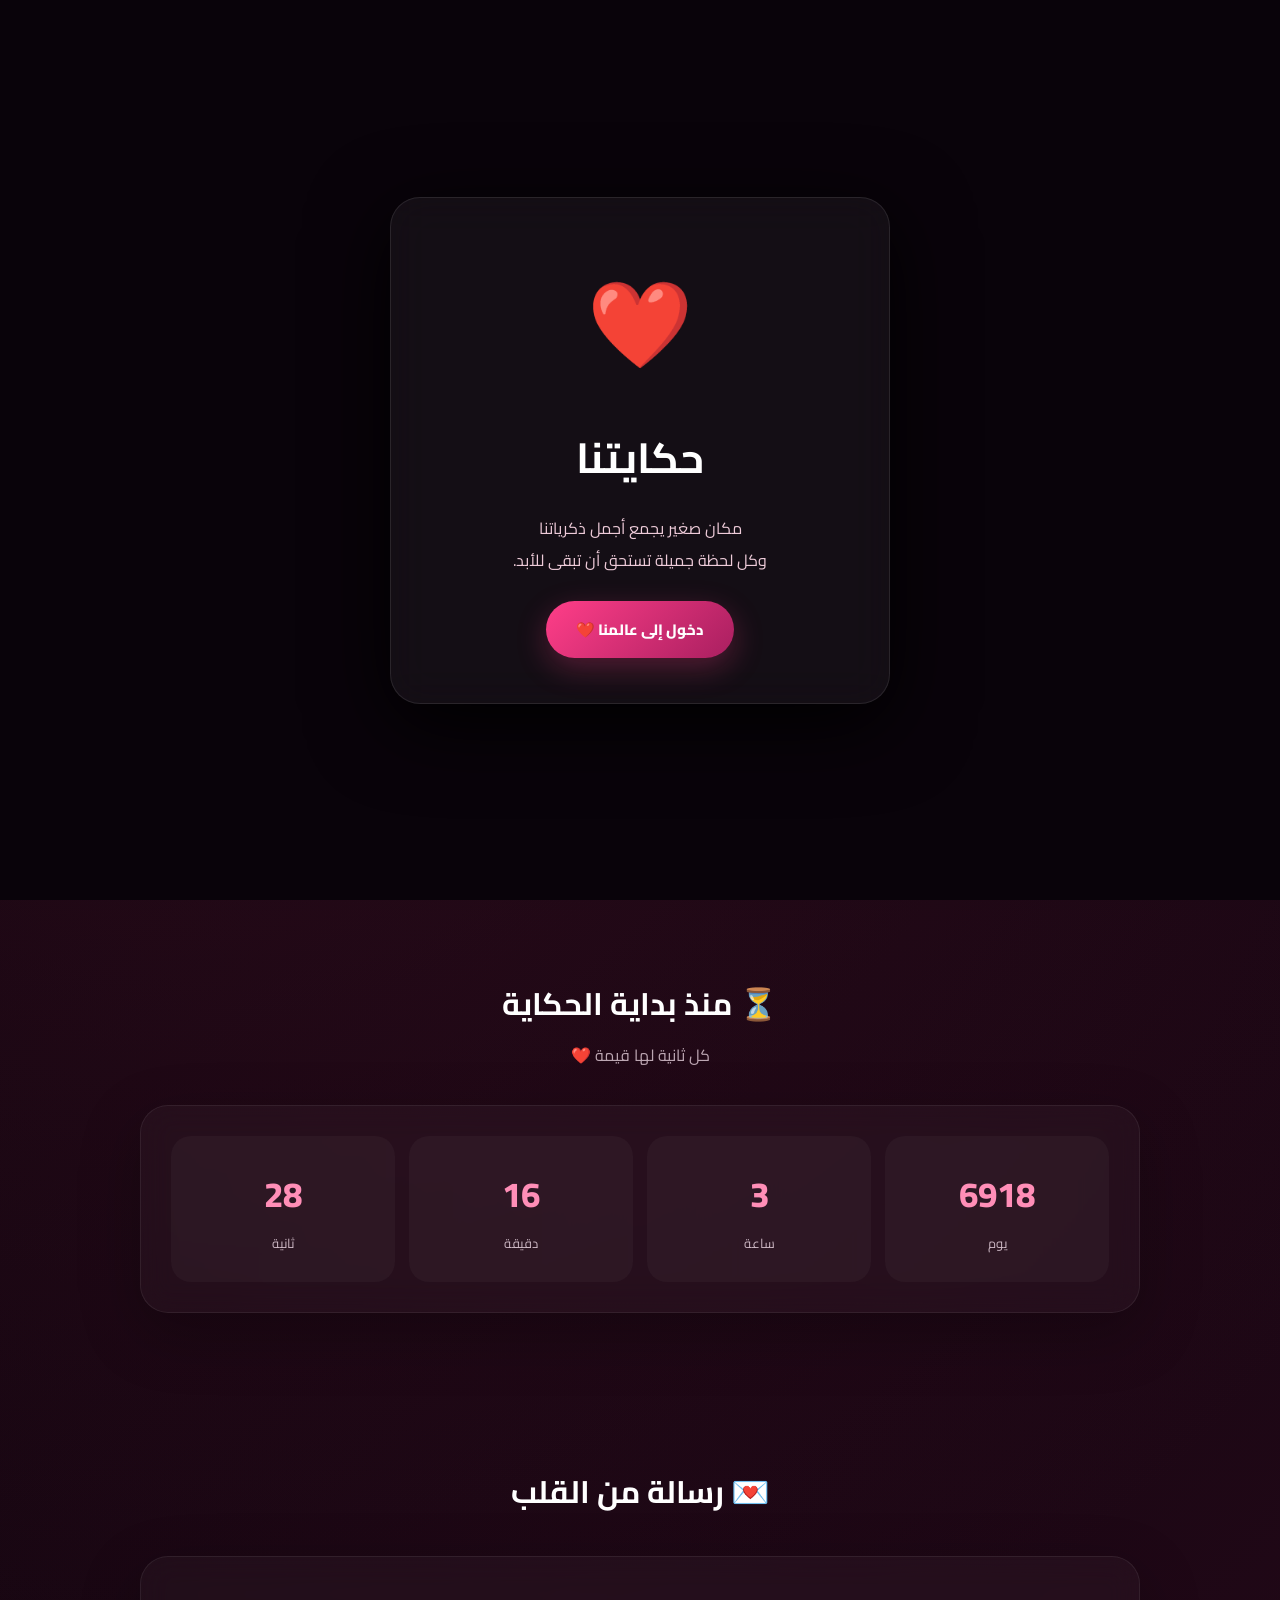
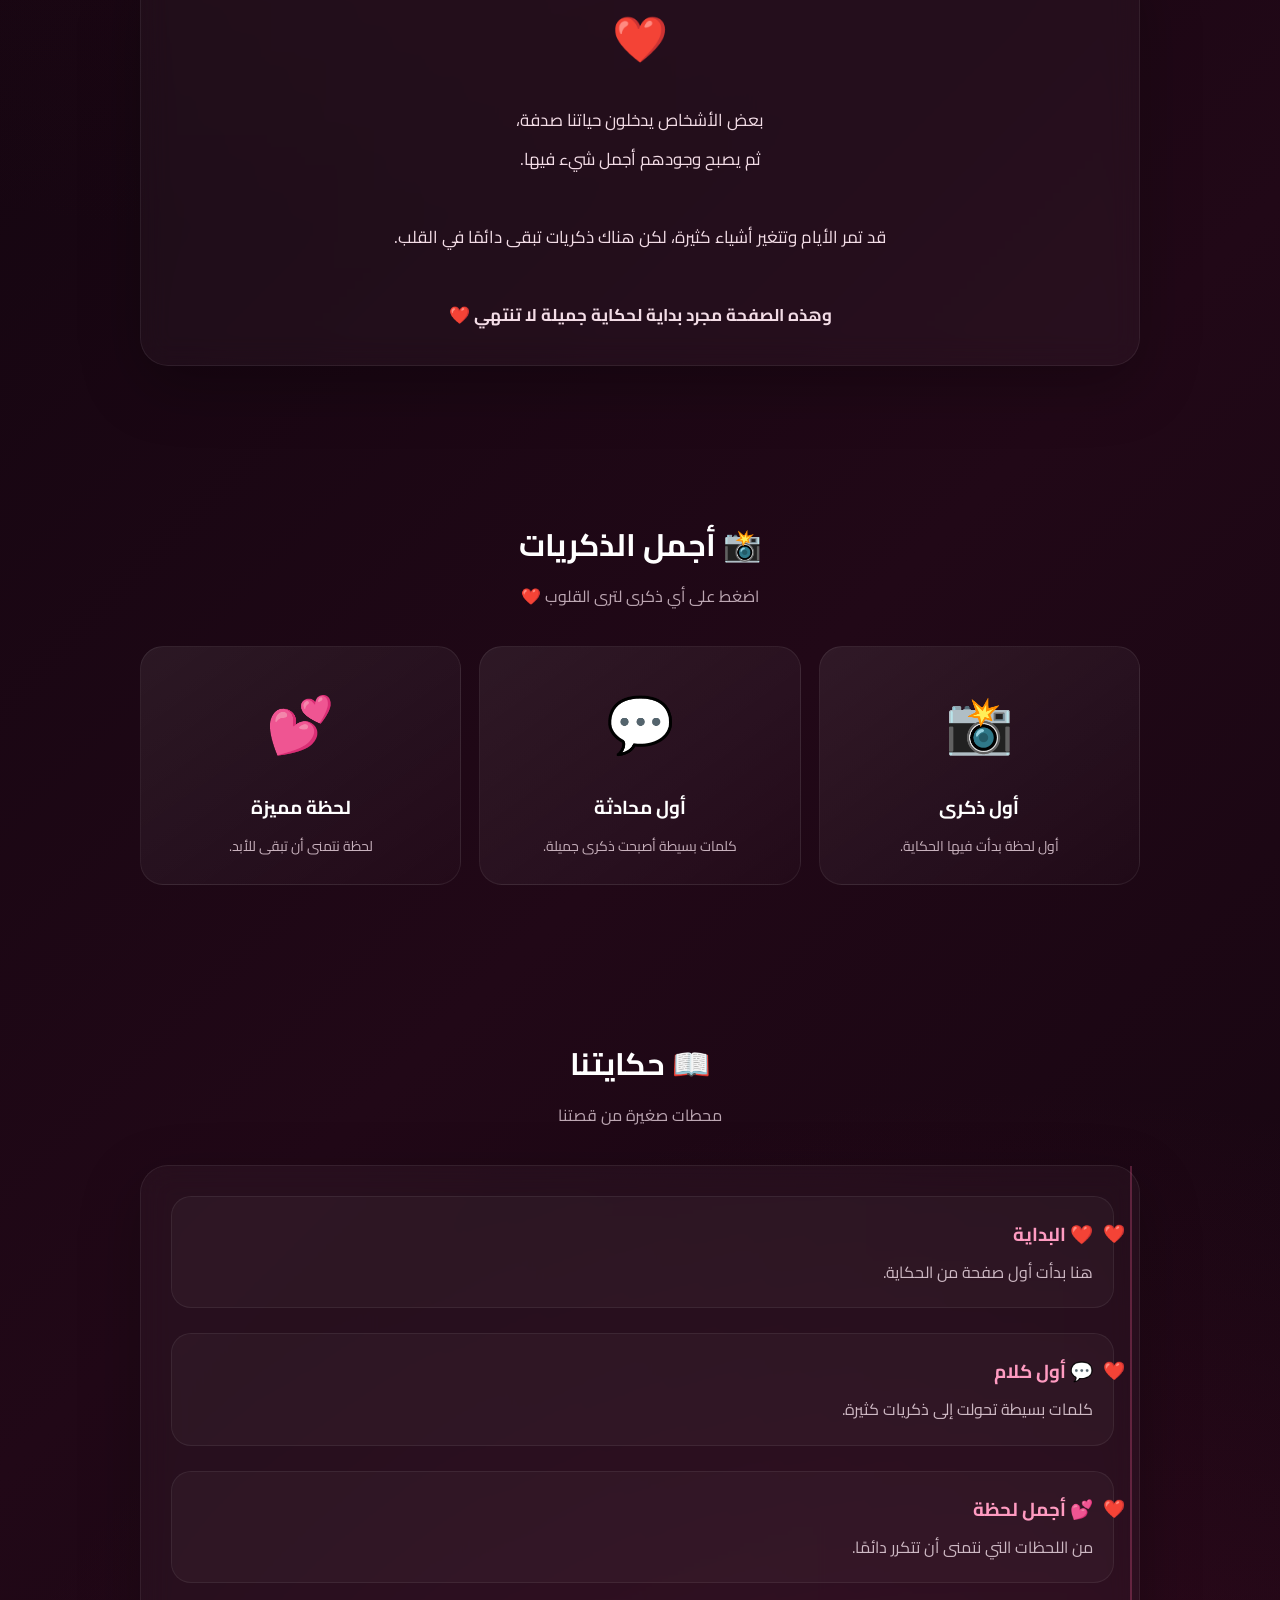
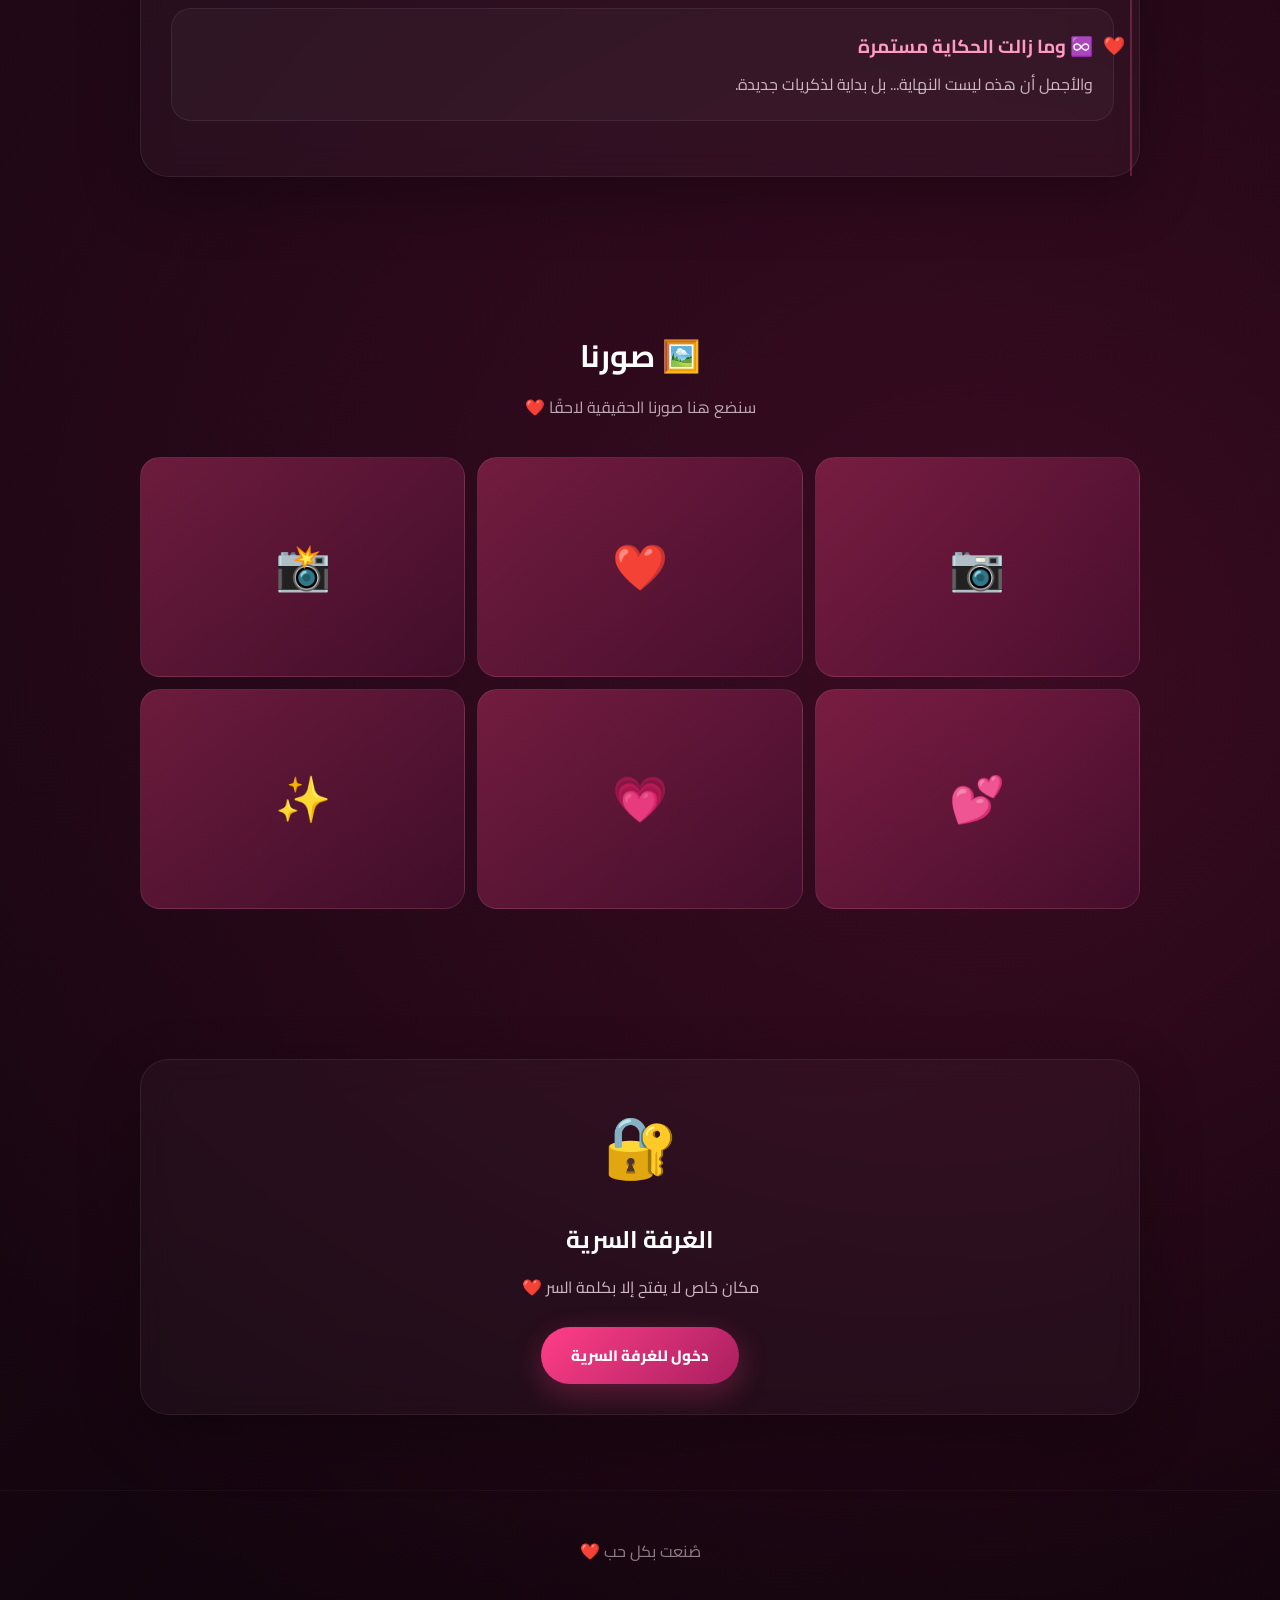
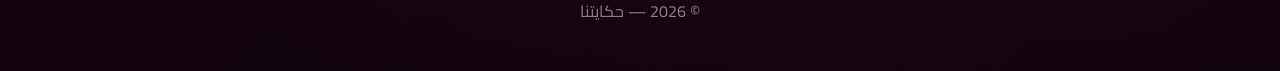
<file: index.html>
<!DOCTYPE html>
<html lang="ar" dir="rtl">
<head>
<meta charset="UTF-8">
<meta name="viewport" content="width=device-width, initial-scale=1.0">
<title>حكايتنا ❤️</title>

<style>
@import url('https://fonts.googleapis.com/css2?family=Cairo:wght@400;600;700;800&display=swap');

*{box-sizing:border-box;margin:0;padding:0}

html{scroll-behavior:smooth}

body{
font-family:Cairo,Arial,sans-serif;
background:
radial-gradient(circle at 20% 10%,#58152f55,transparent 30%),
radial-gradient(circle at 80% 80%,#8b174855,transparent 30%),
linear-gradient(135deg,#08030a,#210817,#090309);
color:#fff;
overflow-x:hidden;
}

/* شاشة البداية */

#intro{
position:fixed;
inset:0;
z-index:99999;
display:flex;
align-items:center;
justify-content:center;
text-align:center;
padding:20px;
background:#09030a;
transition:1s;
}

#intro.hide{
opacity:0;
visibility:hidden;
}

.intro-box{
width:100%;
max-width:500px;
padding:45px 25px;
border-radius:30px;
background:#ffffff0c;
border:1px solid #ffffff18;
backdrop-filter:blur(20px);
box-shadow:0 20px 80px #000;
}

.big-heart{
font-size:85px;
animation:pulse 1.3s infinite;
}

.intro-box h1{
font-size:42px;
margin:15px 0;
}

.intro-box p{
color:#eecbd9;
line-height:2;
}

button{
font-family:inherit;
cursor:pointer;
border:0;
color:#fff;
}

.main-btn{
margin-top:25px;
padding:14px 30px;
border-radius:50px;
font-weight:800;
font-size:15px;
background:linear-gradient(135deg,#ff3e88,#a91f60);
box-shadow:0 10px 30px #ff3e8844;
transition:.3s;
}

.main-btn:hover{
transform:translateY(-4px) scale(1.03);
}

/* الهيرو */

.hero{
min-height:100vh;
display:flex;
align-items:center;
justify-content:center;
text-align:center;
padding:30px 20px;
}

.hero-content{
max-width:850px;
}

.eyebrow{
color:#ff9bc0;
letter-spacing:3px;
font-size:13px;
margin-bottom:15px;
}

.hero h1{
font-size:clamp(45px,10vw,90px);
background:linear-gradient(90deg,#fff,#ff82b1,#fff);
-webkit-background-clip:text;
color:transparent;
line-height:1.2;
}

.hero p{
max-width:650px;
margin:20px auto;
color:#dfc4d0;
font-size:17px;
line-height:2;
}

.buttons{
display:flex;
justify-content:center;
gap:12px;
flex-wrap:wrap;
}

.second-btn{
margin-top:25px;
padding:13px 25px;
border-radius:50px;
background:#ffffff0d;
border:1px solid #ffffff1c;
}

/* الأقسام */

section{
width:92%;
max-width:1000px;
margin:auto;
padding:75px 0;
}

.title{
text-align:center;
margin-bottom:35px;
}

.title h2{
font-size:31px;
}

.title p{
margin-top:7px;
color:#bda7b3;
}

.card{
background:#ffffff08;
border:1px solid #ffffff12;
border-radius:28px;
padding:30px;
backdrop-filter:blur(15px);
box-shadow:0 20px 60px #0004;
}

/* العداد */

.counter{
display:grid;
grid-template-columns:repeat(4,1fr);
gap:14px;
}

.time{
text-align:center;
padding:25px 10px;
background:#ffffff08;
border-radius:20px;
}

.number{
display:block;
font-size:35px;
font-weight:800;
color:#ff8eb7;
}

.label{
color:#cdb8c4;
font-size:13px;
}

/* الرسالة */

.message{
text-align:center;
font-size:17px;
line-height:2.3;
color:#f3dce6;
}

.message .heart{
font-size:45px;
margin-bottom:10px;
}

/* الذكريات */

.memories{
display:grid;
grid-template-columns:repeat(3,1fr);
gap:18px;
}

.memory{
min-height:220px;
padding:25px;
display:flex;
flex-direction:column;
align-items:center;
justify-content:center;
text-align:center;
border-radius:23px;
background:linear-gradient(145deg,#ffffff12,#ffffff04);
border:1px solid #ffffff12;
transition:.4s;
cursor:pointer;
}

.memory:hover{
transform:translateY(-8px);
border-color:#ff70a655;
}

.memory-icon{
font-size:55px;
margin-bottom:15px;
}

.memory p{
color:#c8b1bd;
font-size:14px;
margin-top:8px;
}

/* الخط الزمني */

.timeline{
position:relative;
padding-right:25px;
}

.timeline:before{
content:"";
position:absolute;
right:7px;
top:0;
bottom:0;
width:2px;
background:#ff609944;
}

.event{
position:relative;
margin-bottom:25px;
padding:20px;
border-radius:20px;
background:#ffffff08;
border:1px solid #ffffff10;
}

.event:before{
content:"❤️";
position:absolute;
right:-12px;
top:20px;
font-size:18px;
}

.event h3{
color:#ff9bc1;
}

.event p{
color:#ceb9c4;
line-height:1.9;
margin-top:5px;
}

/* السر */

.secret{
text-align:center;
}

.secret-icon{
font-size:60px;
margin-bottom:15px;
}

/* الصور */

.gallery{
display:grid;
grid-template-columns:repeat(3,1fr);
gap:12px;
}

.photo{
height:220px;
border-radius:20px;
display:flex;
align-items:center;
justify-content:center;
font-size:45px;
background:
linear-gradient(135deg,#ff438855,#6d174955);
border:1px solid #ffffff15;
}

/* الفوتر */

footer{
text-align:center;
padding:45px 20px;
color:#927e89;
border-top:1px solid #ffffff08;
}

/* قلوب الضغط */

.click-heart{
position:fixed;
z-index:100000;
pointer-events:none;
font-size:25px;
animation:fly 1.5s ease-out forwards;
}

@keyframes fly{
0%{
transform:translate(0,0) scale(.5) rotate(0);
opacity:1;
}
100%{
transform:translate(
calc(-100px + 200px * var(--x)),
calc(-100px - 180px * var(--y))
) scale(1.5) rotate(40deg);
opacity:0;
}
}

@keyframes pulse{
0%,100%{transform:scale(1)}
50%{transform:scale(1.15)}
}

/* قلوب الخلفية */

.bg-heart{
position:fixed;
bottom:-50px;
pointer-events:none;
z-index:-1;
opacity:.25;
animation:float 10s linear forwards;
}

@keyframes float{
to{
transform:translateY(-115vh) rotate(360deg);
opacity:0;
}
}

/* موبايل */

@media(max-width:700px){

.counter{
grid-template-columns:repeat(2,1fr);
}

.memories{
grid-template-columns:1fr;
}

.gallery{
grid-template-columns:repeat(2,1fr);
}

.photo{
height:160px;
}

section{
padding:55px 0;
}

.card{
padding:22px;
}

}
</style>
</head>

<body>

<!-- شاشة البداية -->

<div id="intro">

<div class="intro-box">

<div class="big-heart">❤️</div>

<h1>حكايتنا</h1>

<p>
مكان صغير يجمع أجمل ذكرياتنا
<br>
وكل لحظة جميلة تستحق أن تبقى للأبد.
</p>

<button class="main-btn" onclick="enterSite(event)">
دخول إلى عالمنا ❤️
</button>

</div>

</div>


<!-- الرئيسية -->

<header class="hero">

<div class="hero-content">

<div class="eyebrow">
OUR BEAUTIFUL STORY
</div>

<h1>حكايتنا ❤️</h1>

<p>
ليست مجرد قصة عادية...
إنها مجموعة من اللحظات والضحكات والكلام
والذكريات التي أصبحت جزءًا من القلب.
</p>

<div class="buttons">

<button class="main-btn" onclick="loveClick(event)">
❤️ اضغط هنا
</button>

<button class="second-btn" onclick="goTo('memories')">
✨ ذكرياتنا
</button>

</div>

</div>

</header>


<!-- العداد -->

<section id="counter">

<div class="title">

<h2>⏳ منذ بداية الحكاية</h2>

<p>كل ثانية لها قيمة ❤️</p>

</div>

<div class="card">

<div class="counter">

<div class="time">
<span class="number" id="days">0</span>
<span class="label">يوم</span>
</div>

<div class="time">
<span class="number" id="hours">0</span>
<span class="label">ساعة</span>
</div>

<div class="time">
<span class="number" id="minutes">0</span>
<span class="label">دقيقة</span>
</div>

<div class="time">
<span class="number" id="seconds">0</span>
<span class="label">ثانية</span>
</div>

</div>

</div>

</section>


<!-- الرسالة -->

<section>

<div class="title">
<h2>💌 رسالة من القلب</h2>
</div>

<div class="card message">

<div class="heart">❤️</div>

بعض الأشخاص يدخلون حياتنا صدفة،
<br>
ثم يصبح وجودهم أجمل شيء فيها.

<br><br>

قد تمر الأيام وتتغير أشياء كثيرة،
لكن هناك ذكريات تبقى دائمًا في القلب.

<br><br>

<strong>
وهذه الصفحة مجرد بداية لحكاية جميلة لا تنتهي ❤️
</strong>

</div>

</section>


<!-- الذكريات -->

<section id="memories">

<div class="title">

<h2>📸 أجمل الذكريات</h2>

<p>اضغط على أي ذكرى لترى القلوب ❤️</p>

</div>

<div class="memories">

<div class="memory" onclick="heartExplosion(event)">

<div class="memory-icon">📸</div>

<h3>أول ذكرى</h3>

<p>
أول لحظة بدأت فيها الحكاية.
</p>

</div>


<div class="memory" onclick="heartExplosion(event)">

<div class="memory-icon">💬</div>

<h3>أول محادثة</h3>

<p>
كلمات بسيطة أصبحت ذكرى جميلة.
</p>

</div>


<div class="memory" onclick="heartExplosion(event)">

<div class="memory-icon">💕</div>

<h3>لحظة مميزة</h3>

<p>
لحظة نتمنى أن تبقى للأبد.
</p>

</div>

</div>

</section>


<!-- Timeline -->

<section>

<div class="title">

<h2>📖 حكايتنا</h2>

<p>محطات صغيرة من قصتنا</p>

</div>

<div class="card timeline">

<div class="event">

<h3>❤️ البداية</h3>

<p>
هنا بدأت أول صفحة من الحكاية.
</p>

</div>

<div class="event">

<h3>💬 أول كلام</h3>

<p>
كلمات بسيطة تحولت إلى ذكريات كثيرة.
</p>

</div>

<div class="event">

<h3>💕 أجمل لحظة</h3>

<p>
من اللحظات التي نتمنى أن تتكرر دائمًا.
</p>

</div>

<div class="event">

<h3>♾️ وما زالت الحكاية مستمرة</h3>

<p>
والأجمل أن هذه ليست النهاية...
بل بداية لذكريات جديدة.
</p>

</div>

</div>

</section>


<!-- معرض الصور -->

<section>

<div class="title">

<h2>🖼️ صورنا</h2>

<p>سنضع هنا صورنا الحقيقية لاحقًا ❤️</p>

</div>

<div class="gallery">

<div class="photo" onclick="heartExplosion(event)">📷</div>

<div class="photo" onclick="heartExplosion(event)">❤️</div>

<div class="photo" onclick="heartExplosion(event)">📸</div>

<div class="photo" onclick="heartExplosion(event)">💕</div>

<div class="photo" onclick="heartExplosion(event)">💗</div>

<div class="photo" onclick="heartExplosion(event)">✨</div>

</div>

</section>


<!-- الغرفة السرية -->

<section>

<div class="card secret">

<div class="secret-icon">🔐</div>

<h2>الغرفة السرية</h2>

<p style="color:#cdb8c4;margin-top:10px">
مكان خاص لا يفتح إلا بكلمة السر ❤️
</p>

<button class="main-btn" onclick="secretRoom(event)">
دخول للغرفة السرية
</button>

</div>

</section>


<footer>

صُنعت بكل حب ❤️

<br><br>

© 2026 — حكايتنا

</footer>


<script>

/* =========================
   تاريخ بداية الحكاية
========================= */

const startDate =
new Date("2007-12-27T00:00:00");


function updateCounter(){

const now = new Date();

const difference = now - startDate;

const days =
Math.floor(
difference/(1000*60*60*24)
);

const hours =
Math.floor(
(difference/(1000*60*60))%24
);

const minutes =
Math.floor(
(difference/(1000*60))%60
);

const seconds =
Math.floor(
(difference/1000)%60
);

document.getElementById("days").textContent=days;

document.getElementById("hours").textContent=hours;

document.getElementById("minutes").textContent=minutes;

document.getElementById("seconds").textContent=seconds;

}

updateCounter();

setInterval(updateCounter,1000);


/* =========================
   دخول الموقع
========================= */

function enterSite(event){

heartExplosion(event);

setTimeout(()=>{

document
.getElementById("intro")
.classList.add("hide");

},400);

}


/* =========================
   قلوب كثيرة
========================= */

function heartExplosion(event){

const x =
event.clientX || window.innerWidth/2;

const y =
event.clientY || window.innerHeight/2;

const hearts=[
"❤️","💕","💗","💖","💓","💞","💘"
];

for(let i=0;i<45;i++){

const heart=
document.createElement("div");

heart.className="click-heart";

heart.textContent=
hearts[
Math.floor(Math.random()*hearts.length)
];

heart.style.left=x+"px";

heart.style.top=y+"px";

heart.style.setProperty(
"--x",
Math.random()
);

heart.style.setProperty(
"--y",
Math.random()
);

heart.style.fontSize=
(15+Math.random()*30)+"px";

document.body.appendChild(heart);

setTimeout(()=>{
heart.remove();
},1600);

}

}


/* =========================
   زر الحب
========================= */

function loveClick(event){

heartExplosion(event);

}


/* =========================
   الانتقال
========================= */

function goTo(id){

document
.getElementById(id)
.scrollIntoView({
behavior:"smooth"
});

setTimeout(()=>{

heartExplosion({
clientX:window.innerWidth/2,
clientY:window.innerHeight/2
});

},600);

}


/* =========================
   الغرفة السرية
========================= */

function secretRoom(event){

heartExplosion(event);

const password=
prompt("🔐 أدخل كلمة السر:");

if(password==="272006"){

document.body.innerHTML=`

<div style="
min-height:100vh;
display:flex;
align-items:center;
justify-content:center;
text-align:center;
padding:25px;
background:
radial-gradient(circle,#5c1738,#0a0309);
font-family:Cairo,Arial;
">

<div>

<div style="
font-size:90px;
animation:pulse 1.2s infinite;
">
❤️
</div>

<h1 style="
font-size:42px;
margin:20px 0;
">
الغرفة السرية
</h1>

<p style="
color:#f3d6e4;
line-height:2.3;
font-size:18px;
">
أهلًا بك في مكاننا الخاص ❤️
<br><br>
هنا سنضع أسرارنا وأجمل ذكرياتنا.
<br>
مكان لا يخص إلا أصحاب الحكاية.
<br><br>
<strong>
والحكاية ما زالت مستمرة... ♾️
</strong>
</p>

<button
onclick="location.reload()"
style="
margin-top:25px;
padding:14px 30px;
border:0;
border-radius:30px;
background:#ff4388;
color:#fff;
font-weight:bold;
font-family:Cairo;
cursor:pointer;
">
العودة ❤️
</button>

</div>

</div>
`;

}else{

alert("❌ كلمة السر غير صحيحة");

}

}


/* =========================
   قلوب خلفية
========================= */

function createBackgroundHeart(){

const heart=
document.createElement("div");

heart.className="bg-heart";

heart.textContent=
["❤️","💕","💗","💖"][
Math.floor(Math.random()*4)
];

heart.style.left=
Math.random()*100+"vw";

heart.style.fontSize=
(15+Math.random()*25)+"px";

heart.style.animationDuration=
(7+Math.random()*7)+"s";

document.body.appendChild(heart);

setTimeout(()=>{
heart.remove();
},15000);

}

setInterval(createBackgroundHeart,900);


/* =========================
   أي ضغطة في الصفحة
========================= */

document.addEventListener("click",(event)=>{

if(
event.target.tagName!=="BUTTON" &&
!event.target.closest(".memory") &&
!event.target.closest(".photo")
){

heartExplosion(event);

}

});

</script>

</body>
</html>
</file>
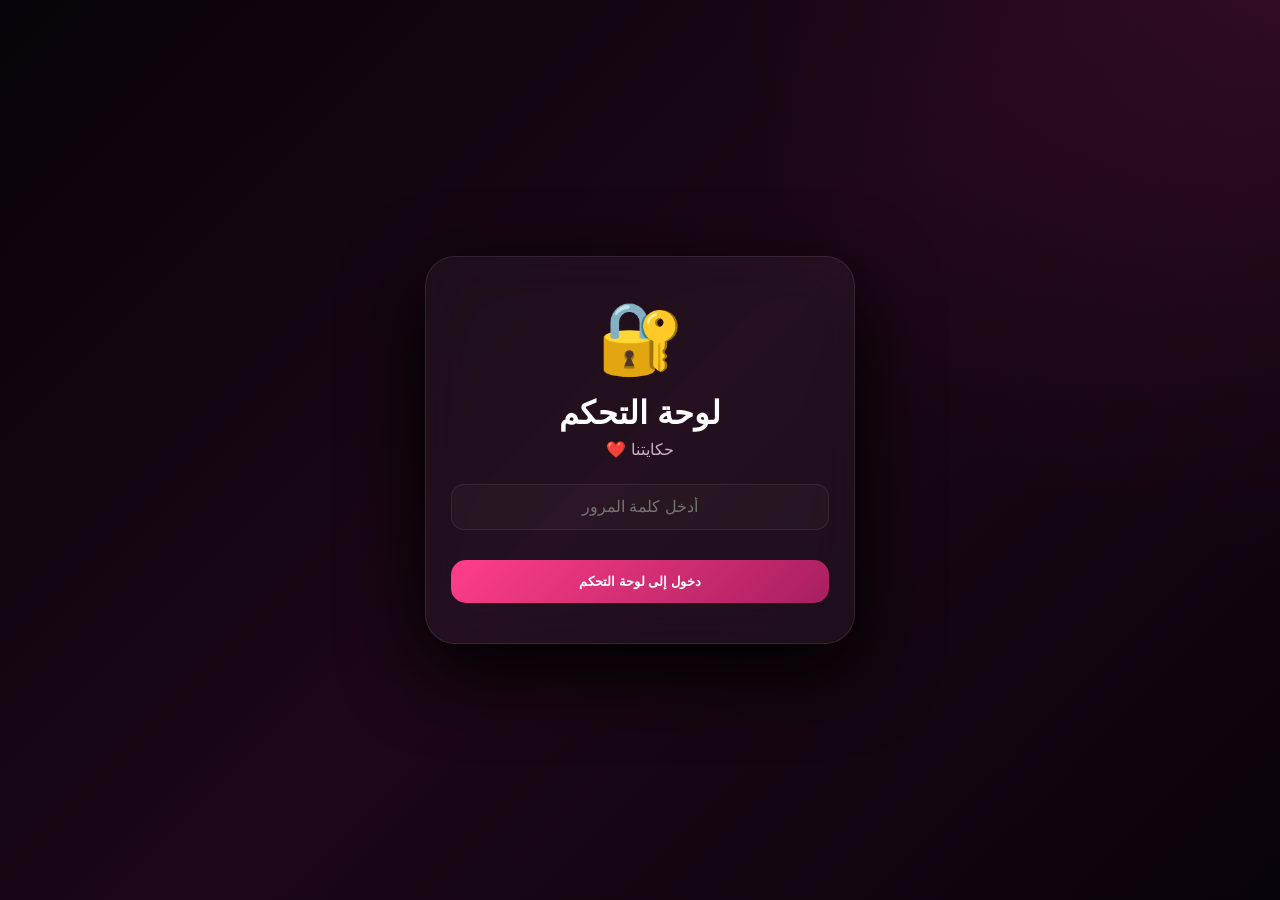
<file: admin.html>
<!DOCTYPE html>
<html lang="ar" dir="rtl">
<head>
<meta charset="UTF-8">
<meta name="viewport" content="width=device-width,initial-scale=1.0">
<title>لوحة التحكم | حكايتنا</title>

<style>
*{
  box-sizing:border-box;
  margin:0;
  padding:0;
}

body{
  font-family:Arial,Tahoma,sans-serif;
  background:
    radial-gradient(circle at top right,#5d173855,transparent 35%),
    linear-gradient(135deg,#08030a,#1c0716,#09030b);
  color:#fff;
  min-height:100vh;
}

/* LOGIN */

.login{
  min-height:100vh;
  display:flex;
  align-items:center;
  justify-content:center;
  padding:20px;
}

.login-box{
  width:100%;
  max-width:430px;
  padding:40px 25px;
  text-align:center;
  border-radius:30px;
  background:#ffffff0a;
  border:1px solid #ffffff18;
  backdrop-filter:blur(20px);
  box-shadow:0 25px 80px #000;
}

.logo{
  font-size:70px;
  animation:pulse 1.4s infinite;
}

.login h1{
  margin:15px 0 8px;
}

.login p{
  color:#cbb2be;
  margin-bottom:25px;
}

.input{
  width:100%;
  padding:15px;
  border-radius:15px;
  border:1px solid #ffffff18;
  background:#ffffff08;
  color:white;
  outline:none;
  text-align:center;
  font-size:16px;
}

.input:focus{
  border-color:#ff5898;
}

.btn{
  width:100%;
  padding:14px;
  margin-top:15px;
  border:0;
  border-radius:15px;
  color:white;
  background:linear-gradient(135deg,#ff3e88,#a81f60);
  font-weight:bold;
  cursor:pointer;
}

.error{
  color:#ff8caf;
  margin-top:15px;
  display:none;
}

/* DASHBOARD */

.dashboard{
  display:none;
  min-height:100vh;
}

.topbar{
  height:70px;
  padding:0 25px;
  display:flex;
  align-items:center;
  justify-content:space-between;
  background:#ffffff08;
  border-bottom:1px solid #ffffff10;
  backdrop-filter:blur(15px);
}

.brand{
  font-size:20px;
  font-weight:bold;
}

.logout{
  padding:9px 17px;
  border:0;
  border-radius:20px;
  background:#ffffff0d;
  color:#fff;
  cursor:pointer;
}

.layout{
  display:flex;
  min-height:calc(100vh - 70px);
}

/* SIDEBAR */

.sidebar{
  width:240px;
  padding:25px 15px;
  background:#ffffff05;
  border-left:1px solid #ffffff0b;
}

.nav-btn{
  width:100%;
  padding:14px;
  margin-bottom:10px;
  border:0;
  border-radius:14px;
  color:#ddd;
  background:transparent;
  text-align:right;
  cursor:pointer;
  font-size:14px;
}

.nav-btn:hover,
.nav-btn.active{
  background:#ff438822;
  color:#ff9ec2;
}

/* CONTENT */

.content{
  flex:1;
  padding:30px;
  max-width:1200px;
}

.page{
  display:none;
}

.page.active{
  display:block;
}

.heading{
  margin-bottom:25px;
}

.heading h2{
  font-size:28px;
}

.heading p{
  margin-top:8px;
  color:#a995a0;
}

/* STATS */

.stats{
  display:grid;
  grid-template-columns:repeat(3,1fr);
  gap:15px;
  margin-bottom:25px;
}

.stat{
  padding:25px;
  border-radius:22px;
  background:#ffffff08;
  border:1px solid #ffffff10;
}

.stat-icon{
  font-size:35px;
}

.stat-number{
  display:block;
  margin-top:10px;
  font-size:27px;
  color:#ff8eb7;
  font-weight:bold;
}

/* CARD */

.card{
  padding:25px;
  border-radius:23px;
  background:#ffffff08;
  border:1px solid #ffffff10;
  margin-bottom:20px;
}

.card h3{
  margin-bottom:20px;
}

label{
  display:block;
  margin-bottom:8px;
  color:#d9c3ce;
  font-size:14px;
}

textarea,
input[type="text"],
input[type="date"],
input[type="password"]{
  width:100%;
  padding:13px;
  margin-bottom:15px;
  border-radius:13px;
  border:1px solid #ffffff14;
  background:#ffffff07;
  color:white;
  outline:none;
  font-family:inherit;
}

textarea{
  min-height:130px;
  resize:vertical;
}

.save{
  width:auto;
  padding:12px 25px;
}

/* MEMORY */

.memory-list{
  display:grid;
  grid-template-columns:repeat(3,1fr);
  gap:15px;
}

.memory-item{
  padding:20px;
  border-radius:18px;
  background:#ffffff07;
  border:1px solid #ffffff10;
}

.memory-item .icon{
  font-size:40px;
}

.memory-item h4{
  margin:10px 0;
}

.delete{
  margin-top:15px;
  padding:8px 15px;
  border:0;
  border-radius:10px;
  color:white;
  background:#ff315522;
  cursor:pointer;
}

/* SWITCH */

.setting{
  display:flex;
  justify-content:space-between;
  align-items:center;
  padding:17px 0;
  border-bottom:1px solid #ffffff0c;
}

.switch{
  width:50px;
  height:27px;
  border-radius:20px;
  background:#555;
  position:relative;
  cursor:pointer;
}

.switch:before{
  content:"";
  position:absolute;
  width:21px;
  height:21px;
  top:3px;
  right:4px;
  border-radius:50%;
  background:white;
  transition:.3s;
}

.switch.on{
  background:#ff4388;
}

.switch.on:before{
  right:25px;
}

/* TOAST */

.toast{
  position:fixed;
  bottom:25px;
  left:50%;
  transform:translateX(-50%) translateY(100px);
  padding:13px 25px;
  border-radius:30px;
  background:#ff4388;
  color:white;
  opacity:0;
  transition:.4s;
  z-index:9999;
}

.toast.show{
  opacity:1;
  transform:translateX(-50%) translateY(0);
}

@keyframes pulse{
  0%,100%{transform:scale(1)}
  50%{transform:scale(1.12)}
}

@media(max-width:800px){

  .layout{
    display:block;
  }

  .sidebar{
    width:100%;
    display:flex;
    overflow-x:auto;
    padding:10px;
    gap:8px;
  }

  .nav-btn{
    min-width:130px;
    margin:0;
    text-align:center;
  }

  .content{
    padding:20px 15px;
  }

  .stats{
    grid-template-columns:1fr;
  }

  .memory-list{
    grid-template-columns:1fr;
  }
}
</style>
</head>

<body>


<!-- LOGIN -->

<div class="login" id="login">

  <div class="login-box">

    <div class="logo">🔐</div>

    <h1>لوحة التحكم</h1>

    <p>حكايتنا ❤️</p>

    <input
      id="password"
      class="input"
      type="password"
      placeholder="أدخل كلمة المرور"
      onkeydown="if(event.key==='Enter')login()"
    >

    <button class="btn" onclick="login()">
      دخول إلى لوحة التحكم
    </button>

    <div class="error" id="error">
      ❌ كلمة المرور غير صحيحة
    </div>

  </div>

</div>


<!-- DASHBOARD -->

<div class="dashboard" id="dashboard">

  <div class="topbar">

    <div class="brand">
      ❤️ حكايتنا — لوحة التحكم
    </div>

    <button class="logout" onclick="logout()">
      تسجيل الخروج
    </button>

  </div>


  <div class="layout">

    <!-- SIDEBAR -->

    <aside class="sidebar">

      <button class="nav-btn active"
        onclick="showPage('home',this)">
        🏠 الرئيسية
      </button>

      <button class="nav-btn"
        onclick="showPage('site',this)">
        ✏️ تعديل الموقع
      </button>

      <button class="nav-btn"
        onclick="showPage('memories',this)">
        📸 الذكريات
      </button>

      <button class="nav-btn"
        onclick="showPage('timeline',this)">
        📖 الحكاية
      </button>

      <button class="nav-btn"
        onclick="showPage('security',this)">
        🔐 الأمان
      </button>

      <button class="nav-btn"
        onclick="showPage('settings',this)">
        ⚙️ الإعدادات
      </button>

    </aside>


    <!-- CONTENT -->

    <main class="content">


      <!-- HOME -->

      <div class="page active" id="home">

        <div class="heading">

          <h2>مرحبًا بك ❤️</h2>

          <p>
            إدارة موقع ذكرياتنا من مكان واحد.
          </p>

        </div>


        <div class="stats">

          <div class="stat">

            <div class="stat-icon">📸</div>

            <span>الذكريات</span>

            <span class="stat-number" id="memoryCount">
              3
            </span>

          </div>


          <div class="stat">

            <div class="stat-icon">❤️</div>

            <span>حالة الموقع</span>

            <span class="stat-number">
              متصل
            </span>

          </div>


          <div class="stat">

            <div class="stat-icon">⏳</div>

            <span>تاريخ البداية</span>

            <span class="stat-number"
              style="font-size:18px">
              27/12/2007
            </span>

          </div>

        </div>


        <div class="card">

          <h3>⚡ اختصارات سريعة</h3>

          <button
            class="btn save"
            onclick="showPage('memories')">
            📸 إدارة الذكريات
          </button>

          <button
            class="btn save"
            onclick="showPage('site')">
            ✏️ تعديل الموقع
          </button>

        </div>

      </div>


      <!-- SITE -->

      <div class="page" id="site">

        <div class="heading">

          <h2>✏️ تعديل الموقع</h2>

          <p>
            عدّل النصوص الأساسية في الموقع.
          </p>

        </div>


        <div class="card">

          <h3>العنوان الرئيسي</h3>

          <label>عنوان الموقع</label>

          <input
            id="siteTitle"
            type="text"
            value="حكايتنا ❤️"
          >

          <label>الوصف</label>

          <textarea id="siteDescription">ليست مجرد قصة عادية... إنها مجموعة من اللحظات والضحكات والذكريات التي أصبحت جزءًا من القلب.</textarea>

          <button
            class="btn save"
            onclick="saveSite()">
            💾 حفظ التعديلات
          </button>

        </div>


        <div class="card">

          <h3>⏳ عداد الذكريات</h3>

          <label>تاريخ البداية</label>

          <input
            id="startDate"
            type="date"
            value="2007-12-27"
          >

          <button
            class="btn save"
            onclick="saveDate()">
            💾 حفظ التاريخ
          </button>

        </div>

      </div>


      <!-- MEMORIES -->

      <div class="page" id="memories">

        <div class="heading">

          <h2>📸 إدارة الذكريات</h2>

          <p>
            أضف ذكريات جديدة للموقع.
          </p>

        </div>


        <div class="card">

          <h3>➕ إضافة ذكرى</h3>

          <label>عنوان الذكرى</label>

          <input
            id="memoryTitle"
            type="text"
            placeholder="مثال: أول صورة لنا"
          >

          <label>الوصف</label>

          <textarea
            id="memoryDescription"
            placeholder="اكتب تفاصيل الذكرى..."
          ></textarea>

          <button
            class="btn save"
            onclick="addMemory()">
            ➕ إضافة الذكرى
          </button>

        </div>


        <div class="memory-list" id="memoryList">

          <div class="memory-item">

            <div class="icon">📸</div>

            <h4>أول ذكرى</h4>

            <p>أول لحظة بدأت فيها الحكاية.</p>

            <button
              class="delete"
              onclick="deleteMemory(this)">
              حذف
            </button>

          </div>


          <div class="memory-item">

            <div class="icon">💬</div>

            <h4>أول محادثة</h4>

            <p>كلمات بسيطة أصبحت ذكرى جميلة.</p>

            <button
              class="delete"
              onclick="deleteMemory(this)">
              حذف
            </button>

          </div>


          <div class="memory-item">

            <div class="icon">💕</div>

            <h4>لحظة مميزة</h4>

            <p>لحظة نتمنى أن تبقى للأبد.</p>

            <button
              class="delete"
              onclick="deleteMemory(this)">
              حذف
            </button>

          </div>

        </div>

      </div>


      <!-- TIMELINE -->

      <div class="page" id="timeline">

        <div class="heading">

          <h2>📖 إدارة الحكاية</h2>

          <p>
            أضف محطات جديدة إلى قصتكم.
          </p>

        </div>


        <div class="card">

          <h3>➕ إضافة محطة</h3>

          <label>العنوان</label>

          <input
            id="eventTitle"
            type="text"
            placeholder="مثال: أول مقابلة"
          >

          <label>التفاصيل</label>

          <textarea
            id="eventText"
            placeholder="اكتب تفاصيل المحطة..."
          ></textarea>

          <button
            class="btn save"
            onclick="addEvent()">
            ➕ إضافة
          </button>

        </div>


        <div id="eventsList"></div>

      </div>


      <!-- SECURITY -->

      <div class="page" id="security">

        <div class="heading">

          <h2>🔐 الأمان</h2>

          <p>
            إعدادات كلمات المرور.
          </p>

        </div>


        <div class="card">

          <h3>كلمة سر الغرفة السرية</h3>

          <input
            id="secretPassword"
            type="password"
            value="272006"
          >

          <button
            class="btn save"
            onclick="saveSecret()">
            🔒 حفظ كلمة السر
          </button>

        </div>


        <div class="card">

          <h3>كلمة سر لوحة التحكم</h3>

          <input
            id="adminPassword"
            type="password"
            value="2712007"
          >

          <button
            class="btn save"
            onclick="saveAdminPassword()">
            🔒 تغيير كلمة المرور
          </button>

        </div>

      </div>


      <!-- SETTINGS -->

      <div class="page" id="settings">

        <div class="heading">

          <h2>⚙️ الإعدادات</h2>

          <p>
            التحكم في تأثيرات الموقع.
          </p>

        </div>


        <div class="card">

          <div class="setting">

            <div>
              ❤️ تأثير القلوب
            </div>

            <div
              class="switch on"
              id="heartSwitch"
              onclick="toggleSwitch(this)">
            </div>

          </div>


          <div class="setting">

            <div>
              ✨ القلوب الخلفية
            </div>

            <div
              class="switch on"
              id="backgroundSwitch"
              onclick="toggleSwitch(this)">
            </div>

          </div>


          <div class="setting">

            <div>
              🎵 الموسيقى
            </div>

            <div
              class="switch"
              id="musicSwitch"
              onclick="toggleSwitch(this)">
            </div>

          </div>

        </div>

      </div>


    </main>

  </div>

</div>


<div class="toast" id="toast">
تم الحفظ بنجاح ❤️
</div>


<script>

/* =========================
   تسجيل الدخول
========================= */

const ADMIN_PASSWORD="2712007";

function login(){

const password=
document.getElementById("password").value;

const error=
document.getElementById("error");

if(password===ADMIN_PASSWORD){

document.getElementById("login").style.display="none";

document.getElementById("dashboard").style.display="block";

error.style.display="none";

}else{

error.style.display="block";

}

}


document
.getElementById("password")
.addEventListener("keydown",e=>{

if(e.key==="Enter") login();

});


/* =========================
   تسجيل الخروج
========================= */

function logout(){

document.getElementById("dashboard").style.display="none";

document.getElementById("login").style.display="flex";

document.getElementById("password").value="";

}


/* =========================
   التنقل
========================= */

function showPage(id,button){

document
.querySelectorAll(".page")
.forEach(page=>{
page.classList.remove("active");
});

const page=document.getElementById(id);

if(page){
page.classList.add("active");
}

document
.querySelectorAll(".nav-btn")
.forEach(btn=>{
btn.classList.remove("active");
});

if(button){
button.classList.add("active");
}

}


/* =========================
   حفظ الموقع
========================= */

function saveSite(){

const title=
document.getElementById("siteTitle").value;

const description=
document.getElementById("siteDescription").value;

localStorage.setItem(
"siteTitle",
title
);

localStorage.setItem(
"siteDescription",
description
);

toast();

}


/* =========================
   حفظ التاريخ
========================= */

function saveDate(){

const date=
document.getElementById("startDate").value;

localStorage.setItem(
"startDate",
date
);

toast();

}


/* =========================
   إضافة ذكرى
========================= */

function addMemory(){

const title=
document.getElementById("memoryTitle").value;

const description=
document.getElementById("memoryDescription").value;

if(!title){

alert("اكتب عنوان الذكرى أولًا");

return;

}

const item=
document.createElement("div");

item.className="memory-item";

item.innerHTML=`

<div class="icon">❤️</div>

<h4>${escapeHTML(title)}</h4>

<p>${escapeHTML(description)}</p>

<button
class="delete"
onclick="deleteMemory(this)">
حذف
</button>

`;

document
.getElementById("memoryList")
.appendChild(item);

document
.getElementById("memoryTitle")
.value="";

document
.getElementById("memoryDescription")
.value="";

updateMemoryCount();

toast();

}


/* =========================
   حذف ذكرى
========================= */

function deleteMemory(button){

if(confirm("هل تريد حذف هذه الذكرى؟")){

button
.parentElement
.remove();

updateMemoryCount();

toast();

}

}


function updateMemoryCount(){

const count=
document
.querySelectorAll(".memory-item")
.length;

document
.getElementById("memoryCount")
.textContent=count;

}


/* =========================
   إضافة حدث
========================= */

function addEvent(){

const title=
document.getElementById("eventTitle").value;

const text=
document.getElementById("eventText").value;

if(!title){

alert("اكتب عنوان المحطة");

return;

}

const card=
document.createElement("div");

card.className="card";

card.innerHTML=`

<h3>❤️ ${escapeHTML(title)}</h3>

<p style="color:#cdb8c4;line-height:2">
${escapeHTML(text)}
</p>

<button
class="delete"
onclick="this.parentElement.remove()">
حذف
</button>

`;

document
.getElementById("eventsList")
.appendChild(card);

document.getElementById("eventTitle").value="";

document.getElementById("eventText").value="";

toast();

}


/* =========================
   الأمان
========================= */

function saveSecret(){

const password=
document.getElementById("secretPassword").value;

localStorage.setItem(
"secretPassword",
password
);

toast();

}


function saveAdminPassword(){

const password=
document.getElementById("adminPassword").value;

if(password.length<4){

alert("كلمة المرور قصيرة جدًا");

return;

}

localStorage.setItem(
"adminPassword",
password
);

toast();

}


/* =========================
   الإعدادات
========================= */

function toggleSwitch(element){

element.classList.toggle("on");

toast();

}


/* =========================
   رسالة الحفظ
========================= */

function toast(){

const box=
document.getElementById("toast");

box.classList.add("show");

setTimeout(()=>{
box.classList.remove("show");
},2000);

}


/* =========================
   حماية النصوص
========================= */

function escapeHTML(text){

return String(text)
.replace(/&/g,"&amp;")
.replace(/</g,"&lt;")
.replace(/>/g,"&gt;")
.replace(/"/g,"&quot;")
.replace(/'/g,"&#039;");

}


/* =========================
   تحميل البيانات
========================= */

window.addEventListener("load",()=>{

const title=
localStorage.getItem("siteTitle");

const description=
localStorage.getItem("siteDescription");

const date=
localStorage.getItem("startDate");

const secret=
localStorage.getItem("secretPassword");

if(title)
document.getElementById("siteTitle").value=title;

if(description)
document.getElementById("siteDescription").value=description;

if(date)
document.getElementById("startDate").value=date;

if(secret)
document.getElementById("secretPassword").value=secret;

updateMemoryCount();

});

</script>

</body>
  </html>
</file>
